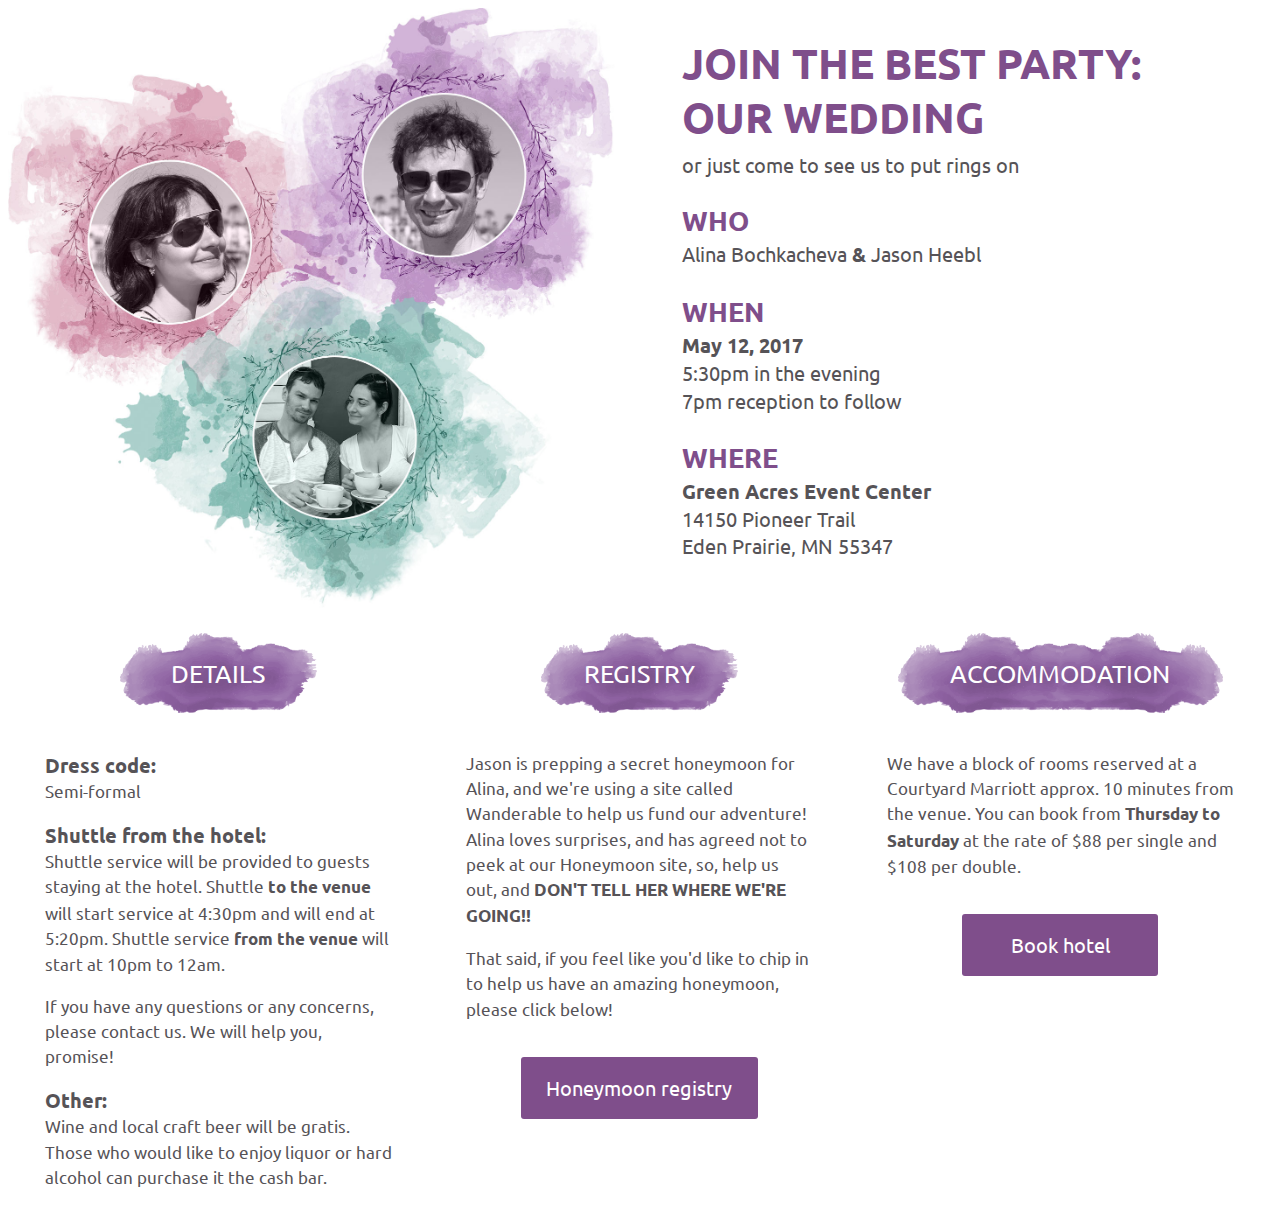
<file: index.html>
<!DOCTYPE html>
<html>
  <head>
    <meta http-equiv="Content-type" content="text/html; charset=utf-8">
    <title>index</title>
    <link rel="stylesheet" href="main.css" type="text/css">
  </head>
  <body id="index" onload="">
    <section id="pics-of-us" class="top-section">
      <img src="pics/us.jpg" alt="Jason and Alina">
    </section>
    
    <section id="reception-info" class="top-section">
      <div class="inner-wrapper">
        <header>
          <h1>Join the best party:<br> our wedding</h1>
          <span>or just come to see us to put rings on</span>
        </header>
        <div class="section-details">
          <header>Who</header>
          Alina Bochkacheva <strong>&amp;</strong> Jason Heebl
        </div>
        <div class="section-details">
          <header>When</header>
          <strong>May 12, 2017</strong><br>
          5:30pm in the evening<br>
          7pm reception to follow
        </div>
        <div class="section-details">
          <header>Where</header>
          <strong>Green Acres Event Center</strong><br>
          14150 Pioneer Trail<br>
          Eden Prairie, MN 55347
        </div>
      </div>
    </section>
    
    <section class="other-info">
      <section id="rsvp">
        <header>Details</header>
        <div class="inner-wrapper">
          <h3>Dress code:</h3>
          <p>Semi-formal</p>
          
          <h3>Shuttle from the hotel:</h3>
          <p>Shuttle service will be provided to guests staying at the hotel. Shuttle <strong>to the venue</strong> will start service at 4:30pm and will end at 5:20pm. Shuttle service <strong>from the venue</strong> will start at 10pm to 12am.</p>
          <p>If you have any questions or any concerns, please contact us. We will help you, promise!</p>
          
          <h3>Other:</h3>
          <p>Wine and local craft beer will be gratis. Those who would like to enjoy liquor or hard alcohol can purchase it the cash bar.</p>
        </div>
      </section>
      
      <section id="registry">
        <header>Registry</header>
        <div class="inner-wrapper">
          <p>
            Jason is prepping a secret honeymoon for Alina, and we're using a site called Wanderable to help us fund our adventure! Alina loves surprises, and has agreed not to peek at our Honeymoon site, so, help us out, and <strong>DON'T TELL HER WHERE WE'RE GOING!!</strong></p> 
            <p>That said, if you feel like you'd like to chip in to help us have an amazing honeymoon, please click below!
          </p>
          <a href="https://www.wanderable.com/hm/jasonandalina">Honeymoon registry</a>
        </div>
      </section>
      
      <section id="hotel">
        <header>Accommodation</header>
        <div class="inner-wrapper">
          <p>We have a block of rooms reserved at a Courtyard Marriott approx. 10 minutes from the venue. You can book from <strong>Thursday to Saturday</strong> at the rate of $88 per single and $108 per double.</p>
          <a href="http://www.marriott.com/meeting-event-hotels/group-corporate-travel/groupCorp.mi?resLinkData=Heebl/Bochkacheva%20Wedding%20Room%20Block%5Emsped%60HBWHBWA%7CHBWHBWC%6088.00-108.00%60USD%60false%604%605/11/17%605/13/17%604/28/17&app=resvlink&stop_mobi=yes">Book hotel</a>
      </div>
      </section>
    </section>
  </body>
</html>
</file>
<file: main.css>
@import url('https://fonts.googleapis.com/css?family=Ubuntu:400,700');

body {
  font-size: 14px;
  font-family: 'Ubuntu', sans-serif;
  color: #565357;
}

h1 {
  font-family: 'Ubuntu', sans-serif;
  font-size: 3em;
  text-transform: uppercase;
  color: #7f4e8b;
  margin: 0;
}

.top-section {
  float: left;
  width: 50%;
  min-width: 260px;
}

#pics-of-us img {
  display: block;
  max-width: 100%;
  max-height: 600px;
  height: auto;
}

.inner-wrapper {
  padding: 2em 2em 2em 3em;
}

header span {
  color: #565357;
  font-size: 1.4em;
  display: block;
  padding-top: .4em;
}

.section-details {
  color: #565357;
  font-size: 1.4em;
  line-height: 1.4em;
  margin-top: 1.5em;
}

.section-details header {
  text-transform: uppercase;
  font-weight: bold;
  color: #7f4e8b;
  font-size: 1.4em;
  padding-bottom: .2em;
}

.other-info {
  clear: both;
  font-size: 1.2em;
}

.other-info section {
  width: 33.3%;
  min-width: 260px;
  float: left;
  margin-top: 1.5em;
}

.other-info header {
  text-align: center;
  color: #fff;
  text-transform: uppercase;
  font-size: 1.5em;
  background: url('pics/rsvp-bg.png') center center no-repeat;
  background-size: contain;
  padding: 1em 1.2em .9em;
}

.other-info #hotel header {
  background-image: url(pics/accomodations-bg.png);
}

.other-info .inner-wrapper {
  padding: 1.2em 2.2em;
  line-height: 1.5em;
}

.other-info a {
  color: #fff;
  display: block;
  padding: .9em;
  width: 160px;
  text-align: center;
  margin: 1.8em auto;
  font-size: 1.2em;
  border-radius: 3px;
  background-color: #7f4e8b;
  text-decoration: none;
}

#registry a {
  width: 200px;
}

#rsvp h3 {
  margin-bottom: 0;
}

#rsvp h3 + p {
  margin-top: 0;
}


@media only screen and (min-device-width : 320px) and (max-device-width : 480px) {
  body {
  }
  
  .top-section {
    float: none;
    width: auto;
    min-width: 260px;
  }
  
  .other-info a {
    font-size: 1.6em;
    width: 100%;
    padding: 1.1em 0
  }
  
  .other-info section {
    float: none;
    width: 100%;
    max-width: none;
  }
  
  #pics-of-us {
    margin: 2em;
  }
  
  #pics-of-us img {
    width: 100%;
    height: auto;
    max-height: none;
  }
  
  .other-info .inner-wrapper {
    line-height: 2em;
  }
  
  .other-info header {
    padding: 1.3em 1.5em 1.1em;
  }
  
  #registry a {
    width: 100%;
  }
  
}
</file>
